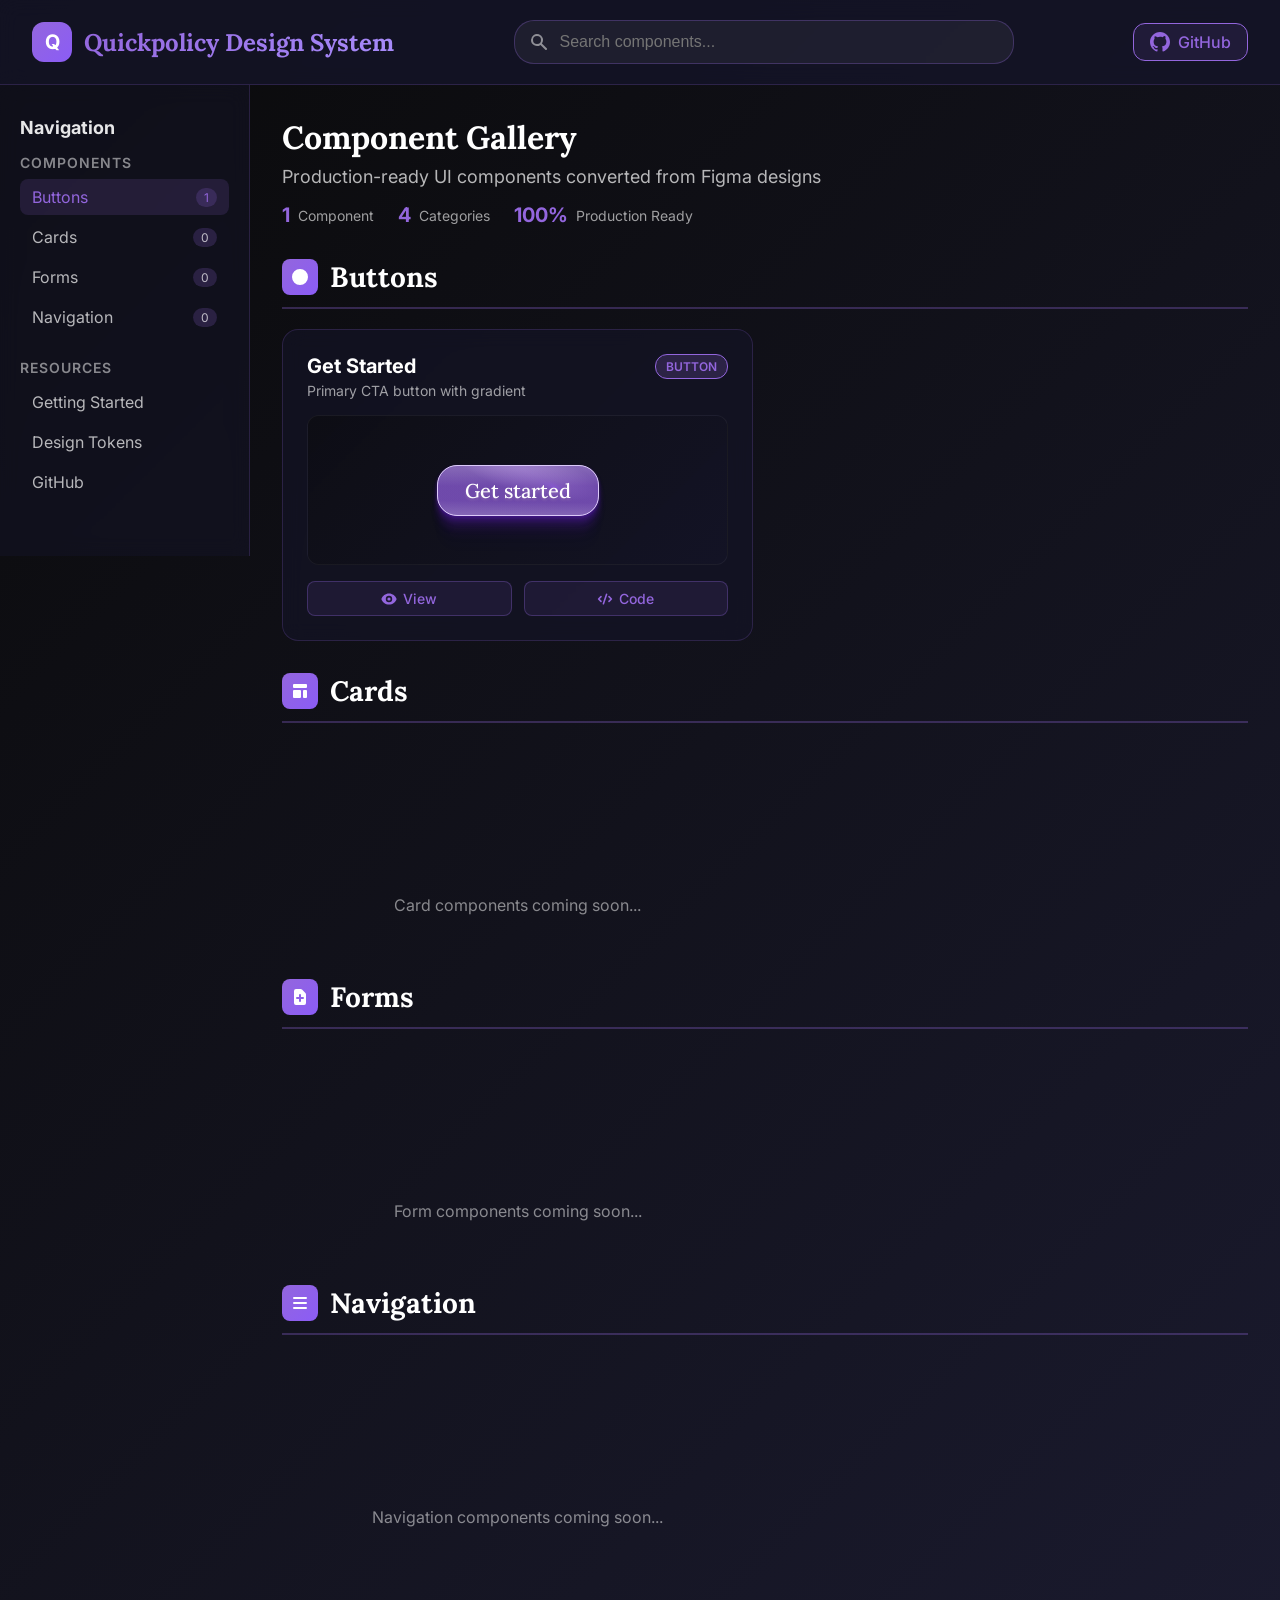
<file: index.html>
<!DOCTYPE html>
<html lang="en">
<head>
    <meta charset="UTF-8">
    <meta name="viewport" content="width=device-width, initial-scale=1.0">
    <title>Quickpolicy Design System - Component Gallery</title>

    <!-- Google Fonts -->
    <link rel="preconnect" href="https://fonts.googleapis.com">
    <link rel="preconnect" href="https://fonts.gstatic.com" crossorigin>
    <link href="https://fonts.googleapis.com/css2?family=Lora:wght@500;600;700&family=Inter:wght@400;500;600;700&display=swap" rel="stylesheet">

    <!-- Design Tokens -->
    <link rel="stylesheet" href="styles/variables.css">

    <!-- Component Styles -->
    <link rel="stylesheet" href="components/buttons/get-started/get-started.css">

    <style>
        * {
            margin: 0;
            padding: 0;
            box-sizing: border-box;
        }

        body {
            font-family: 'Inter', var(--font-family-secondary);
            background: linear-gradient(135deg, #0a0a0a 0%, #1a1a2e 100%);
            color: #ffffff;
            min-height: 100vh;
            overflow-x: hidden;
        }

        /* Header */
        .header {
            background: rgba(20, 20, 40, 0.8);
            backdrop-filter: blur(10px);
            border-bottom: 1px solid rgba(147, 102, 221, 0.2);
            padding: var(--spacing-xl) var(--spacing-3xl);
            position: sticky;
            top: 0;
            z-index: 100;
        }

        .header-content {
            max-width: 1400px;
            margin: 0 auto;
            display: flex;
            justify-content: space-between;
            align-items: center;
            gap: var(--spacing-xl);
            flex-wrap: wrap;
        }

        .logo {
            display: flex;
            align-items: center;
            gap: var(--spacing-md);
        }

        .logo-icon {
            width: 40px;
            height: 40px;
            background: linear-gradient(135deg, var(--primary-purple), #8b5cf6);
            border-radius: var(--radius-md);
            display: flex;
            align-items: center;
            justify-content: center;
            font-weight: bold;
            font-size: 20px;
        }

        .logo h1 {
            font-family: var(--font-family-primary);
            font-size: 24px;
            background: linear-gradient(135deg, var(--primary-purple), #a78bfa);
            -webkit-background-clip: text;
            -webkit-text-fill-color: transparent;
            background-clip: text;
        }

        .search-bar {
            flex: 1;
            max-width: 500px;
            position: relative;
        }

        .search-input {
            width: 100%;
            padding: var(--spacing-md) var(--spacing-xl);
            padding-left: 45px;
            background: rgba(255, 255, 255, 0.05);
            border: 1px solid rgba(147, 102, 221, 0.3);
            border-radius: var(--radius-xl);
            color: white;
            font-size: var(--font-size-base);
            transition: all var(--transition-base);
        }

        .search-input:focus {
            outline: none;
            border-color: var(--primary-purple);
            background: rgba(255, 255, 255, 0.08);
            box-shadow: 0 0 0 3px rgba(147, 102, 221, 0.1);
        }

        .search-icon {
            position: absolute;
            left: 15px;
            top: 50%;
            transform: translateY(-50%);
            color: rgba(255, 255, 255, 0.5);
        }

        .github-link {
            padding: var(--spacing-sm) var(--spacing-lg);
            background: rgba(147, 102, 221, 0.1);
            border: 1px solid var(--primary-purple);
            border-radius: var(--radius-md);
            color: var(--primary-purple);
            text-decoration: none;
            font-weight: 500;
            transition: all var(--transition-base);
            display: flex;
            align-items: center;
            gap: var(--spacing-sm);
        }

        .github-link:hover {
            background: rgba(147, 102, 221, 0.2);
            transform: translateY(-2px);
        }

        /* Main Layout */
        .main-container {
            display: flex;
            max-width: 1400px;
            margin: 0 auto;
            min-height: calc(100vh - 80px);
        }

        /* Sidebar */
        .sidebar {
            width: 250px;
            background: rgba(20, 20, 40, 0.5);
            backdrop-filter: blur(10px);
            border-right: 1px solid rgba(147, 102, 221, 0.2);
            padding: var(--spacing-3xl) var(--spacing-xl);
            position: sticky;
            top: 80px;
            height: fit-content;
            max-height: calc(100vh - 100px);
            overflow-y: auto;
        }

        .sidebar h2 {
            font-size: var(--font-size-lg);
            margin-bottom: var(--spacing-lg);
            color: rgba(255, 255, 255, 0.9);
        }

        .nav-category {
            margin-bottom: var(--spacing-2xl);
        }

        .nav-category h3 {
            font-size: var(--font-size-sm);
            text-transform: uppercase;
            letter-spacing: 1px;
            color: rgba(255, 255, 255, 0.5);
            margin-bottom: var(--spacing-sm);
            font-weight: 600;
        }

        .nav-links {
            list-style: none;
        }

        .nav-links li {
            margin-bottom: var(--spacing-xs);
        }

        .nav-links a {
            display: flex;
            align-items: center;
            justify-content: space-between;
            padding: var(--spacing-sm) var(--spacing-md);
            color: rgba(255, 255, 255, 0.7);
            text-decoration: none;
            border-radius: var(--radius-sm);
            transition: all var(--transition-base);
        }

        .nav-links a:hover {
            background: rgba(147, 102, 221, 0.1);
            color: var(--primary-purple);
        }

        .nav-links .count {
            font-size: var(--font-size-xs);
            background: rgba(147, 102, 221, 0.2);
            padding: 2px 8px;
            border-radius: 10px;
        }

        /* Content Area */
        .content {
            flex: 1;
            padding: var(--spacing-3xl);
        }

        .content-header {
            margin-bottom: var(--spacing-3xl);
        }

        .content-header h2 {
            font-size: 32px;
            margin-bottom: var(--spacing-sm);
            font-family: var(--font-family-primary);
        }

        .content-header p {
            color: rgba(255, 255, 255, 0.7);
            font-size: var(--font-size-lg);
        }

        .stats {
            display: flex;
            gap: var(--spacing-2xl);
            margin-top: var(--spacing-lg);
        }

        .stat-item {
            display: flex;
            align-items: center;
            gap: var(--spacing-sm);
            color: rgba(255, 255, 255, 0.6);
            font-size: var(--font-size-sm);
        }

        .stat-number {
            font-size: var(--font-size-xl);
            font-weight: bold;
            color: var(--primary-purple);
        }

        /* Component Grid */
        .component-grid {
            display: grid;
            grid-template-columns: repeat(auto-fill, minmax(350px, 1fr));
            gap: var(--spacing-2xl);
            margin-bottom: var(--spacing-3xl);
        }

        .component-card {
            background: rgba(20, 20, 40, 0.6);
            backdrop-filter: blur(10px);
            border: 1px solid rgba(147, 102, 221, 0.2);
            border-radius: var(--radius-lg);
            padding: var(--spacing-2xl);
            transition: all var(--transition-base);
            cursor: pointer;
        }

        .component-card:hover {
            transform: translateY(-5px);
            border-color: var(--primary-purple);
            box-shadow: 0 10px 30px rgba(147, 102, 221, 0.3);
        }

        .component-header {
            display: flex;
            justify-content: space-between;
            align-items: start;
            margin-bottom: var(--spacing-lg);
        }

        .component-info h3 {
            font-size: var(--font-size-xl);
            margin-bottom: var(--spacing-xs);
            color: white;
        }

        .component-info p {
            font-size: var(--font-size-sm);
            color: rgba(255, 255, 255, 0.6);
        }

        .component-badge {
            padding: 4px 10px;
            background: rgba(147, 102, 221, 0.2);
            border: 1px solid var(--primary-purple);
            border-radius: 12px;
            font-size: var(--font-size-xs);
            color: var(--primary-purple);
            font-weight: 600;
            text-transform: uppercase;
        }

        .component-preview {
            background: linear-gradient(135deg, rgba(10, 10, 10, 0.5), rgba(20, 20, 40, 0.5));
            border: 1px solid rgba(255, 255, 255, 0.05);
            border-radius: var(--radius-md);
            padding: var(--spacing-3xl);
            display: flex;
            align-items: center;
            justify-content: center;
            min-height: 150px;
            margin-bottom: var(--spacing-lg);
        }

        .component-actions {
            display: flex;
            gap: var(--spacing-md);
        }

        .btn-action {
            flex: 1;
            padding: var(--spacing-sm) var(--spacing-md);
            background: rgba(147, 102, 221, 0.1);
            border: 1px solid rgba(147, 102, 221, 0.3);
            border-radius: var(--radius-sm);
            color: var(--primary-purple);
            text-decoration: none;
            text-align: center;
            font-size: var(--font-size-sm);
            font-weight: 500;
            transition: all var(--transition-base);
            display: flex;
            align-items: center;
            justify-content: center;
            gap: 6px;
        }

        .btn-action:hover {
            background: rgba(147, 102, 221, 0.2);
            border-color: var(--primary-purple);
        }

        /* Category Section */
        .category-section {
            margin-bottom: var(--spacing-3xl);
        }

        .category-section.hidden {
            display: none;
        }

        .category-title {
            font-size: 28px;
            font-family: var(--font-family-primary);
            margin-bottom: var(--spacing-xl);
            padding-bottom: var(--spacing-md);
            border-bottom: 2px solid rgba(147, 102, 221, 0.3);
            display: flex;
            align-items: center;
            gap: var(--spacing-md);
        }

        .category-icon {
            width: 36px;
            height: 36px;
            background: linear-gradient(135deg, var(--primary-purple), #8b5cf6);
            border-radius: var(--radius-sm);
            display: flex;
            align-items: center;
            justify-content: center;
        }

        /* Empty State */
        .empty-state {
            text-align: center;
            padding: var(--spacing-3xl);
            color: rgba(255, 255, 255, 0.5);
        }

        .empty-state svg {
            width: 100px;
            height: 100px;
            margin-bottom: var(--spacing-lg);
            opacity: 0.3;
        }

        /* Mobile Menu Toggle */
        .mobile-menu-toggle {
            display: none;
            position: fixed;
            bottom: 20px;
            right: 20px;
            width: 56px;
            height: 56px;
            background: linear-gradient(135deg, var(--primary-purple), #8b5cf6);
            border-radius: 50%;
            border: none;
            color: white;
            font-size: 24px;
            cursor: pointer;
            box-shadow: 0 4px 12px rgba(147, 102, 221, 0.4);
            z-index: 1000;
        }

        /* Responsive Design */
        @media (max-width: 968px) {
            .sidebar {
                position: fixed;
                left: -250px;
                top: 0;
                height: 100vh;
                z-index: 1001;
                transition: left var(--transition-base);
            }

            .sidebar.open {
                left: 0;
            }

            .mobile-menu-toggle {
                display: flex;
                align-items: center;
                justify-content: center;
            }

            .component-grid {
                grid-template-columns: 1fr;
            }

            .header-content {
                padding: var(--spacing-lg);
            }

            .content {
                padding: var(--spacing-lg);
            }

            .search-bar {
                order: 3;
                flex-basis: 100%;
            }
        }

        @media (max-width: 640px) {
            .logo h1 {
                font-size: 18px;
            }

            .stats {
                flex-direction: column;
                gap: var(--spacing-md);
            }

            .content-header h2 {
                font-size: 24px;
            }
        }

        /* Loading Animation */
        @keyframes pulse {
            0%, 100% { opacity: 1; }
            50% { opacity: 0.5; }
        }

        .loading {
            animation: pulse 2s cubic-bezier(0.4, 0, 0.6, 1) infinite;
        }

        /* Scrollbar Styling */
        ::-webkit-scrollbar {
            width: 8px;
            height: 8px;
        }

        ::-webkit-scrollbar-track {
            background: rgba(255, 255, 255, 0.05);
        }

        ::-webkit-scrollbar-thumb {
            background: rgba(147, 102, 221, 0.5);
            border-radius: 4px;
        }

        ::-webkit-scrollbar-thumb:hover {
            background: var(--primary-purple);
        }
    </style>
</head>
<body>
    <!-- Header -->
    <header class="header">
        <div class="header-content">
            <div class="logo">
                <div class="logo-icon">Q</div>
                <h1>Quickpolicy Design System</h1>
            </div>

            <div class="search-bar">
                <svg class="search-icon" width="20" height="20" viewBox="0 0 20 20" fill="currentColor">
                    <path fill-rule="evenodd" d="M8 4a4 4 0 100 8 4 4 0 000-8zM2 8a6 6 0 1110.89 3.476l4.817 4.817a1 1 0 01-1.414 1.414l-4.816-4.816A6 6 0 012 8z" clip-rule="evenodd"/>
                </svg>
                <input
                    type="text"
                    class="search-input"
                    id="searchInput"
                    placeholder="Search components..."
                    autocomplete="off"
                >
            </div>

            <a href="https://github.com/kenechukwu-xo/Figma-component-design-system-for-Quickpolicy-" class="github-link" target="_blank">
                <svg width="20" height="20" viewBox="0 0 20 20" fill="currentColor">
                    <path fill-rule="evenodd" d="M10 0C4.477 0 0 4.477 0 10c0 4.42 2.865 8.17 6.839 9.49.5.092.682-.217.682-.482 0-.237-.008-.866-.013-1.7-2.782.603-3.369-1.34-3.369-1.34-.454-1.156-1.11-1.463-1.11-1.463-.908-.62.069-.608.069-.608 1.003.07 1.531 1.03 1.531 1.03.892 1.529 2.341 1.087 2.91.831.092-.646.35-1.086.636-1.336-2.22-.253-4.555-1.11-4.555-4.943 0-1.091.39-1.984 1.029-2.683-.103-.253-.446-1.27.098-2.647 0 0 .84-.269 2.75 1.025A9.578 9.578 0 0110 4.836c.85.004 1.705.114 2.504.336 1.909-1.294 2.747-1.025 2.747-1.025.546 1.377.203 2.394.1 2.647.64.699 1.028 1.592 1.028 2.683 0 3.842-2.339 4.687-4.566 4.935.359.309.678.919.678 1.852 0 1.336-.012 2.415-.012 2.743 0 .267.18.578.688.48C17.137 18.165 20 14.418 20 10c0-5.523-4.477-10-10-10z" clip-rule="evenodd"/>
                </svg>
                GitHub
            </a>
        </div>
    </header>

    <!-- Main Container -->
    <div class="main-container">
        <!-- Sidebar -->
        <aside class="sidebar" id="sidebar">
            <h2>Navigation</h2>

            <nav class="nav-category">
                <h3>Components</h3>
                <ul class="nav-links">
                    <li><a href="#buttons" data-category="buttons">Buttons <span class="count">1</span></a></li>
                    <li><a href="#cards" data-category="cards">Cards <span class="count">0</span></a></li>
                    <li><a href="#forms" data-category="forms">Forms <span class="count">0</span></a></li>
                    <li><a href="#navigation" data-category="navigation">Navigation <span class="count">0</span></a></li>
                </ul>
            </nav>

            <nav class="nav-category">
                <h3>Resources</h3>
                <ul class="nav-links">
                    <li><a href="docs/GETTING_STARTED.md">Getting Started</a></li>
                    <li><a href="styles/variables.css">Design Tokens</a></li>
                    <li><a href="https://github.com/kenechukwu-xo/Figma-component-design-system-for-Quickpolicy-" target="_blank">GitHub</a></li>
                </ul>
            </nav>
        </aside>

        <!-- Main Content -->
        <main class="content">
            <div class="content-header">
                <h2>Component Gallery</h2>
                <p>Production-ready UI components converted from Figma designs</p>

                <div class="stats">
                    <div class="stat-item">
                        <span class="stat-number">1</span>
                        <span>Component</span>
                    </div>
                    <div class="stat-item">
                        <span class="stat-number">4</span>
                        <span>Categories</span>
                    </div>
                    <div class="stat-item">
                        <span class="stat-number">100%</span>
                        <span>Production Ready</span>
                    </div>
                </div>
            </div>

            <!-- Buttons Category -->
            <section class="category-section" id="buttons" data-category="buttons">
                <h2 class="category-title">
                    <div class="category-icon">
                        <svg width="20" height="20" viewBox="0 0 20 20" fill="white">
                            <path d="M10 18a8 8 0 100-16 8 8 0 000 16zM9.555 7.168A1 1 0 008 8v4a1 1 0 001.555.832l3-2a1 1 0 000-1.664l-3-2z"/>
                        </svg>
                    </div>
                    Buttons
                </h2>

                <div class="component-grid">
                    <!-- Get Started Button -->
                    <div class="component-card" data-name="get started button" data-category="buttons">
                        <div class="component-header">
                            <div class="component-info">
                                <h3>Get Started</h3>
                                <p>Primary CTA button with gradient</p>
                            </div>
                            <span class="component-badge">Button</span>
                        </div>

                        <div class="component-preview">
                            <button class="btn-get-started">Get started</button>
                        </div>

                        <div class="component-actions">
                            <a href="components/buttons/get-started/index.html" class="btn-action">
                                <svg width="16" height="16" viewBox="0 0 20 20" fill="currentColor">
                                    <path d="M10 12a2 2 0 100-4 2 2 0 000 4z"/>
                                    <path fill-rule="evenodd" d="M.458 10C1.732 5.943 5.522 3 10 3s8.268 2.943 9.542 7c-1.274 4.057-5.064 7-9.542 7S1.732 14.057.458 10zM14 10a4 4 0 11-8 0 4 4 0 018 0z" clip-rule="evenodd"/>
                                </svg>
                                View
                            </a>
                            <a href="https://github.com/kenechukwu-xo/Figma-component-design-system-for-Quickpolicy-/tree/main/components/buttons/get-started" class="btn-action" target="_blank">
                                <svg width="16" height="16" viewBox="0 0 20 20" fill="currentColor">
                                    <path fill-rule="evenodd" d="M12.316 3.051a1 1 0 01.633 1.265l-4 12a1 1 0 11-1.898-.632l4-12a1 1 0 011.265-.633zM5.707 6.293a1 1 0 010 1.414L3.414 10l2.293 2.293a1 1 0 11-1.414 1.414l-3-3a1 1 0 010-1.414l3-3a1 1 0 011.414 0zm8.586 0a1 1 0 011.414 0l3 3a1 1 0 010 1.414l-3 3a1 1 0 11-1.414-1.414L16.586 10l-2.293-2.293a1 1 0 010-1.414z" clip-rule="evenodd"/>
                                </svg>
                                Code
                            </a>
                        </div>
                    </div>
                </div>
            </section>

            <!-- Cards Category -->
            <section class="category-section" id="cards" data-category="cards">
                <h2 class="category-title">
                    <div class="category-icon">
                        <svg width="20" height="20" viewBox="0 0 20 20" fill="white">
                            <path d="M3 4a1 1 0 011-1h12a1 1 0 011 1v2a1 1 0 01-1 1H4a1 1 0 01-1-1V4zM3 10a1 1 0 011-1h6a1 1 0 011 1v6a1 1 0 01-1 1H4a1 1 0 01-1-1v-6zM14 9a1 1 0 00-1 1v6a1 1 0 001 1h2a1 1 0 001-1v-6a1 1 0 00-1-1h-2z"/>
                        </svg>
                    </div>
                    Cards
                </h2>

                <div class="component-grid">
                    <div class="empty-state">
                        <svg viewBox="0 0 100 100" fill="currentColor">
                            <path d="M50 10 L50 90 M10 50 L90 50"/>
                        </svg>
                        <p>Card components coming soon...</p>
                    </div>
                </div>
            </section>

            <!-- Forms Category -->
            <section class="category-section" id="forms" data-category="forms">
                <h2 class="category-title">
                    <div class="category-icon">
                        <svg width="20" height="20" viewBox="0 0 20 20" fill="white">
                            <path fill-rule="evenodd" d="M6 2a2 2 0 00-2 2v12a2 2 0 002 2h8a2 2 0 002-2V7.414A2 2 0 0015.414 6L12 2.586A2 2 0 0010.586 2H6zm5 6a1 1 0 10-2 0v2H7a1 1 0 100 2h2v2a1 1 0 102 0v-2h2a1 1 0 100-2h-2V8z" clip-rule="evenodd"/>
                        </svg>
                    </div>
                    Forms
                </h2>

                <div class="component-grid">
                    <div class="empty-state">
                        <svg viewBox="0 0 100 100" fill="currentColor">
                            <path d="M50 10 L50 90 M10 50 L90 50"/>
                        </svg>
                        <p>Form components coming soon...</p>
                    </div>
                </div>
            </section>

            <!-- Navigation Category -->
            <section class="category-section" id="navigation" data-category="navigation">
                <h2 class="category-title">
                    <div class="category-icon">
                        <svg width="20" height="20" viewBox="0 0 20 20" fill="white">
                            <path fill-rule="evenodd" d="M3 5a1 1 0 011-1h12a1 1 0 110 2H4a1 1 0 01-1-1zM3 10a1 1 0 011-1h12a1 1 0 110 2H4a1 1 0 01-1-1zM3 15a1 1 0 011-1h12a1 1 0 110 2H4a1 1 0 01-1-1z" clip-rule="evenodd"/>
                        </svg>
                    </div>
                    Navigation
                </h2>

                <div class="component-grid">
                    <div class="empty-state">
                        <svg viewBox="0 0 100 100" fill="currentColor">
                            <path d="M50 10 L50 90 M10 50 L90 50"/>
                        </svg>
                        <p>Navigation components coming soon...</p>
                    </div>
                </div>
            </section>

            <!-- No Results State -->
            <div class="empty-state" id="noResults" style="display: none;">
                <svg viewBox="0 0 100 100" fill="currentColor">
                    <circle cx="40" cy="40" r="25" fill="none" stroke="currentColor" stroke-width="4"/>
                    <line x1="60" y1="60" x2="80" y2="80" stroke="currentColor" stroke-width="4"/>
                </svg>
                <h3>No components found</h3>
                <p>Try adjusting your search terms</p>
            </div>
        </main>
    </div>

    <!-- Mobile Menu Toggle -->
    <button class="mobile-menu-toggle" id="mobileMenuToggle" aria-label="Toggle menu">
        ☰
    </button>

    <script>
        // Search functionality
        const searchInput = document.getElementById('searchInput');
        const componentCards = document.querySelectorAll('.component-card');
        const categorySections = document.querySelectorAll('.category-section');
        const noResults = document.getElementById('noResults');

        searchInput.addEventListener('input', (e) => {
            const searchTerm = e.target.value.toLowerCase();
            let hasResults = false;

            componentCards.forEach(card => {
                const componentName = card.dataset.name.toLowerCase();
                const componentCategory = card.dataset.category.toLowerCase();
                const matches = componentName.includes(searchTerm) || componentCategory.includes(searchTerm);

                card.style.display = matches ? 'block' : 'none';
                if (matches) hasResults = true;
            });

            // Hide empty categories
            categorySections.forEach(section => {
                const visibleCards = section.querySelectorAll('.component-card[style*="display: block"], .component-card:not([style*="display: none"])');
                const hasEmptyState = section.querySelector('.empty-state');

                if (searchTerm && visibleCards.length === 0 && !hasEmptyState) {
                    section.classList.add('hidden');
                } else {
                    section.classList.remove('hidden');
                }
            });

            // Show/hide no results message
            noResults.style.display = searchTerm && !hasResults ? 'block' : 'none';
        });

        // Mobile menu toggle
        const sidebar = document.getElementById('sidebar');
        const mobileMenuToggle = document.getElementById('mobileMenuToggle');

        mobileMenuToggle.addEventListener('click', () => {
            sidebar.classList.toggle('open');
        });

        // Close sidebar when clicking outside on mobile
        document.addEventListener('click', (e) => {
            if (window.innerWidth <= 968) {
                if (!sidebar.contains(e.target) && !mobileMenuToggle.contains(e.target)) {
                    sidebar.classList.remove('open');
                }
            }
        });

        // Smooth scroll for navigation links
        document.querySelectorAll('a[href^="#"]').forEach(anchor => {
            anchor.addEventListener('click', function (e) {
                e.preventDefault();
                const target = document.querySelector(this.getAttribute('href'));
                if (target) {
                    target.scrollIntoView({
                        behavior: 'smooth',
                        block: 'start'
                    });

                    // Close mobile menu after navigation
                    if (window.innerWidth <= 968) {
                        sidebar.classList.remove('open');
                    }
                }
            });
        });

        // Highlight active nav link on scroll
        const observerOptions = {
            root: null,
            rootMargin: '-20% 0px -70% 0px',
            threshold: 0
        };

        const observer = new IntersectionObserver((entries) => {
            entries.forEach(entry => {
                if (entry.isIntersecting) {
                    const id = entry.target.getAttribute('id');
                    document.querySelectorAll('.nav-links a').forEach(link => {
                        link.style.background = '';
                        link.style.color = '';
                    });
                    const activeLink = document.querySelector(`.nav-links a[href="#${id}"]`);
                    if (activeLink) {
                        activeLink.style.background = 'rgba(147, 102, 221, 0.15)';
                        activeLink.style.color = 'var(--primary-purple)';
                    }
                }
            });
        }, observerOptions);

        categorySections.forEach(section => observer.observe(section));
    </script>
</body>
</html>
</file>
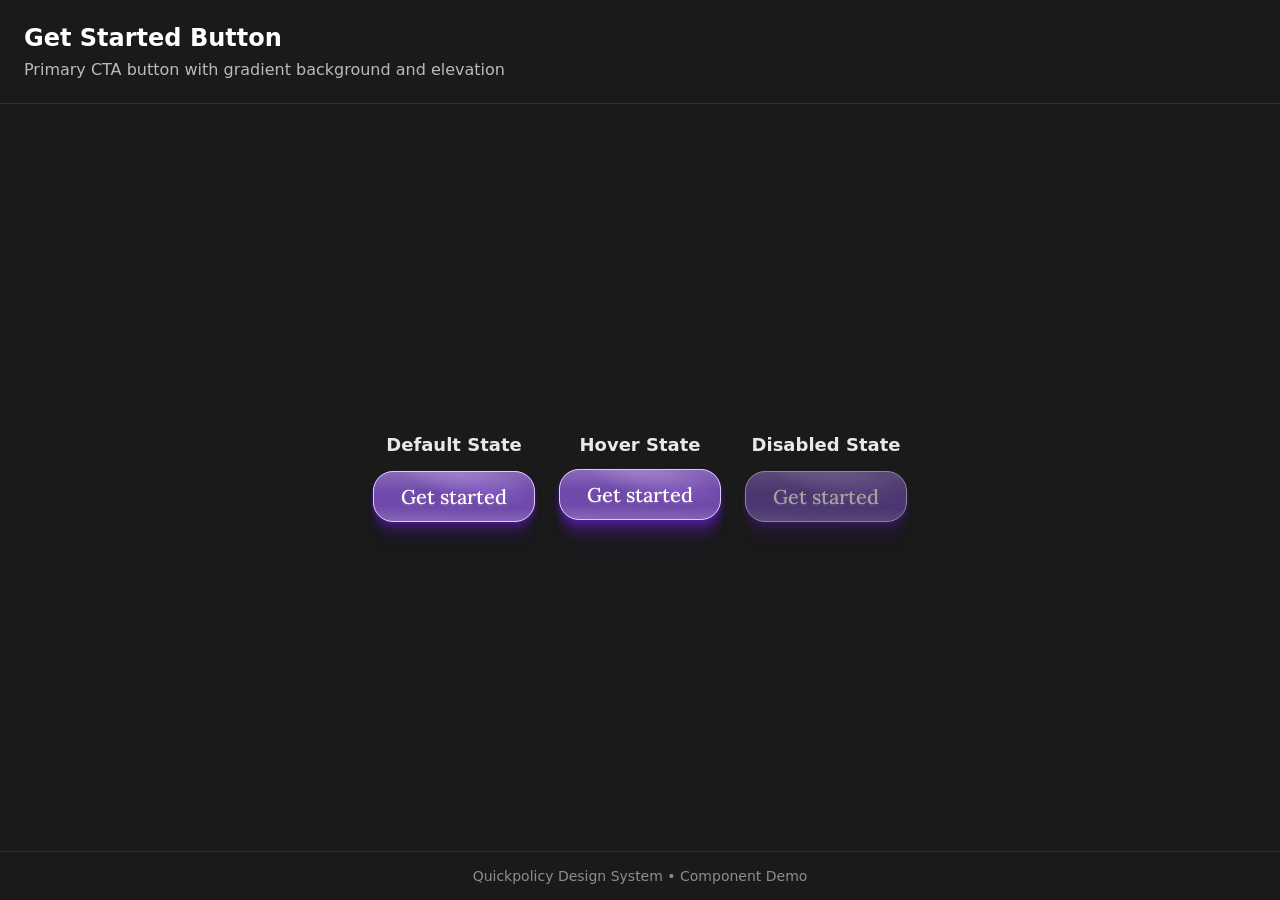
<file: components/buttons/get-started/index.html>
<!DOCTYPE html>
<html lang="en">
<head>
    <meta charset="UTF-8">
    <meta name="viewport" content="width=device-width, initial-scale=1.0">
    <title>Get Started Button - Quickpolicy Design System</title>

    <!-- Google Fonts -->
    <link rel="preconnect" href="https://fonts.googleapis.com">
    <link rel="preconnect" href="https://fonts.gstatic.com" crossorigin>
    <link href="https://fonts.googleapis.com/css2?family=Lora:wght@500&display=swap" rel="stylesheet">

    <!-- Design Tokens -->
    <link rel="stylesheet" href="../../../styles/variables.css">

    <!-- Component Styles -->
    <link rel="stylesheet" href="get-started.css">

    <style>
        /* Demo page styles only */
        * {
            margin: 0;
            padding: 0;
            box-sizing: border-box;
        }

        body {
            font-family: var(--font-family-secondary);
            background-color: #1a1a1a;
            color: #fff;
            min-height: 100vh;
            display: flex;
            flex-direction: column;
        }

        .demo-header {
            padding: var(--spacing-2xl);
            border-bottom: 1px solid rgba(255, 255, 255, 0.1);
        }

        .demo-header h1 {
            font-size: var(--font-size-2xl);
            margin-bottom: var(--spacing-sm);
        }

        .demo-header p {
            color: rgba(255, 255, 255, 0.7);
        }

        .demo-container {
            flex: 1;
            display: flex;
            align-items: center;
            justify-content: center;
            gap: var(--spacing-2xl);
            padding: var(--spacing-3xl);
            flex-wrap: wrap;
        }

        .demo-section {
            text-align: center;
        }

        .demo-section h2 {
            font-size: var(--font-size-lg);
            margin-bottom: var(--spacing-lg);
            color: rgba(255, 255, 255, 0.9);
        }

        .demo-footer {
            padding: var(--spacing-lg);
            text-align: center;
            border-top: 1px solid rgba(255, 255, 255, 0.1);
            color: rgba(255, 255, 255, 0.5);
            font-size: var(--font-size-sm);
        }
    </style>
</head>
<body>
    <header class="demo-header">
        <h1>Get Started Button</h1>
        <p>Primary CTA button with gradient background and elevation</p>
    </header>

    <main class="demo-container">
        <div class="demo-section">
            <h2>Default State</h2>
            <button class="btn-get-started">Get started</button>
        </div>

        <div class="demo-section">
            <h2>Hover State</h2>
            <button class="btn-get-started" style="transform: translateY(-2px); box-shadow: var(--shadow-button-hover);">Get started</button>
        </div>

        <div class="demo-section">
            <h2>Disabled State</h2>
            <button class="btn-get-started" disabled>Get started</button>
        </div>
    </main>

    <footer class="demo-footer">
        <p>Quickpolicy Design System • Component Demo</p>
    </footer>
</body>
</html>
</file>
<file: styles/variables.css>
/**
 * Design System Variables
 * Design tokens extracted from Figma designs
 * Use these variables throughout components for consistency
 */

:root {
  /* Colors - Primary */
  --primary-purple: rgb(147, 102, 221);
  --primary-purple-dark: rgb(104, 84, 126);
  --primary-purple-darker: rgb(65, 44, 100);

  /* Colors - Borders */
  --border-light-purple: #dccaf9;

  /* Colors - Text */
  --text-white: #ffffff;
  --text-shadow-light: rgba(213, 180, 180, 0.2);

  /* Colors - Background overlays */
  --overlay-white-20: rgba(255, 255, 255, 0.2);
  --overlay-black-transparent: rgba(0, 0, 0, 0);

  /* Shadows - Button elevation */
  --shadow-purple-sm: 0px 1px 3px 0px rgba(111, 31, 224, 0.29);
  --shadow-purple-md: 0px 5px 5px 0px rgba(111, 31, 224, 0.26);
  --shadow-purple-lg: 0px 12px 7px 0px rgba(111, 31, 224, 0.15);
  --shadow-purple-xl: 0px 21px 8px 0px rgba(111, 31, 224, 0.04);
  --shadow-purple-2xl: 0px 33px 9px 0px rgba(111, 31, 224, 0.01);

  --shadow-button:
    var(--shadow-purple-2xl),
    var(--shadow-purple-xl),
    var(--shadow-purple-lg),
    var(--shadow-purple-md),
    var(--shadow-purple-sm);

  --shadow-button-hover:
    0px 35px 10px 0px rgba(111, 31, 224, 0.02),
    0px 23px 9px 0px rgba(111, 31, 224, 0.06),
    0px 14px 8px 0px rgba(111, 31, 224, 0.18),
    0px 7px 6px 0px rgba(111, 31, 224, 0.30),
    0px 2px 4px 0px rgba(111, 31, 224, 0.35);

  /* Spacing */
  --spacing-xs: 4px;
  --spacing-sm: 8px;
  --spacing-md: 12px;
  --spacing-lg: 16px;
  --spacing-xl: 20px;
  --spacing-2xl: 24px;
  --spacing-3xl: 32px;

  /* Border Radius */
  --radius-sm: 8px;
  --radius-md: 12px;
  --radius-lg: 16px;
  --radius-xl: 20px;
  --radius-2xl: 24px;
  --radius-pill: 9999px;

  /* Typography */
  --font-family-primary: 'Lora', serif;
  --font-family-secondary: system-ui, -apple-system, sans-serif;

  --font-weight-regular: 400;
  --font-weight-medium: 500;
  --font-weight-semibold: 600;
  --font-weight-bold: 700;

  --font-size-xs: 12px;
  --font-size-sm: 14px;
  --font-size-base: 16px;
  --font-size-lg: 18px;
  --font-size-xl: 20px;
  --font-size-2xl: 24px;
  --font-size-3xl: 30px;

  /* Transitions */
  --transition-fast: 0.15s ease;
  --transition-base: 0.2s ease;
  --transition-slow: 0.3s ease;
}
</file>
<file: components/buttons/get-started/get-started.css>
/**
 * Get Started Button
 * Primary CTA button with gradient background and purple theme
 */

.btn-get-started {
  border: 1px solid var(--border-light-purple);
  display: inline-flex;
  align-items: center;
  justify-content: center;
  padding: var(--spacing-md) 27px;
  position: relative;
  border-radius: var(--radius-xl);
  box-shadow: var(--shadow-button);
  background-image:
    url('data:image/svg+xml;utf8,<svg viewBox=\'0 0 161 50\' xmlns=\'http://www.w3.org/2000/svg\' preserveAspectRatio=\'none\'><rect x=\'0\' y=\'0\' height=\'100%\' width=\'100%\' fill=\'url(%23grad)\' opacity=\'0.20000000298023224\'/><defs><radialGradient id=\'grad\' gradientUnits=\'userSpaceOnUse\' cx=\'0\' cy=\'0\' r=\'10\' gradientTransform=\'matrix(7.2721 1.95 -0.27713 2.2584 88.279 5.5)\'><stop stop-color=\'rgba(222,204,204,0.52)\' offset=\'0\'/><stop stop-color=\'rgba(183,164,178,0.64)\' offset=\'0.25\'/><stop stop-color=\'rgba(144,124,152,0.76)\' offset=\'0.5\'/><stop stop-color=\'rgba(104,84,126,0.88)\' offset=\'0.75\'/><stop stop-color=\'rgba(65,44,100,1)\' offset=\'1\'/></radialGradient></defs></svg>'),
    linear-gradient(-1.2828520823404688e-7deg, rgba(0, 0, 0, 0) 59%, rgba(255, 255, 255, 0.2) 95%),
    linear-gradient(180.8469192350252deg, rgba(0, 0, 0, 0) 71.59%, rgba(255, 255, 255, 0.2) 97.938%),
    url('data:image/svg+xml;utf8,<svg viewBox=\'0 0 161 50\' xmlns=\'http://www.w3.org/2000/svg\' preserveAspectRatio=\'none\'><rect x=\'0\' y=\'0\' height=\'100%\' width=\'100%\' fill=\'url(%23grad2)\' opacity=\'1\'/><defs><radialGradient id=\'grad2\' gradientUnits=\'userSpaceOnUse\' cx=\'0\' cy=\'0\' r=\'10\' gradientTransform=\'matrix(-1.9618 -0.65 0.092375 -0.60924 116.35 21)\'><stop stop-color=\'rgba(108,48,207,0.38)\' offset=\'0\'/><stop stop-color=\'rgba(69,27,138,0.295)\' offset=\'0.5\'/><stop stop-color=\'rgba(30,6,69,0.21)\' offset=\'1\'/></radialGradient></defs></svg>'),
    linear-gradient(90deg, var(--primary-purple) 0%, var(--primary-purple) 100%);
  cursor: pointer;
  transition: transform var(--transition-base), box-shadow var(--transition-base);
  font-family: var(--font-family-primary);
  font-weight: var(--font-weight-medium);
  font-size: var(--font-size-xl);
  color: var(--text-white);
  text-shadow: 0px 2px 2.6px var(--text-shadow-light);
  line-height: normal;
}

.btn-get-started:hover {
  transform: translateY(-2px);
  box-shadow: var(--shadow-button-hover);
}

.btn-get-started:active {
  transform: translateY(0);
  box-shadow: var(--shadow-button);
}

.btn-get-started:focus {
  outline: 2px solid var(--border-light-purple);
  outline-offset: 2px;
}

.btn-get-started:disabled {
  opacity: 0.6;
  cursor: not-allowed;
}

.btn-get-started:disabled:hover {
  transform: none;
  box-shadow: var(--shadow-button);
}
</file>
